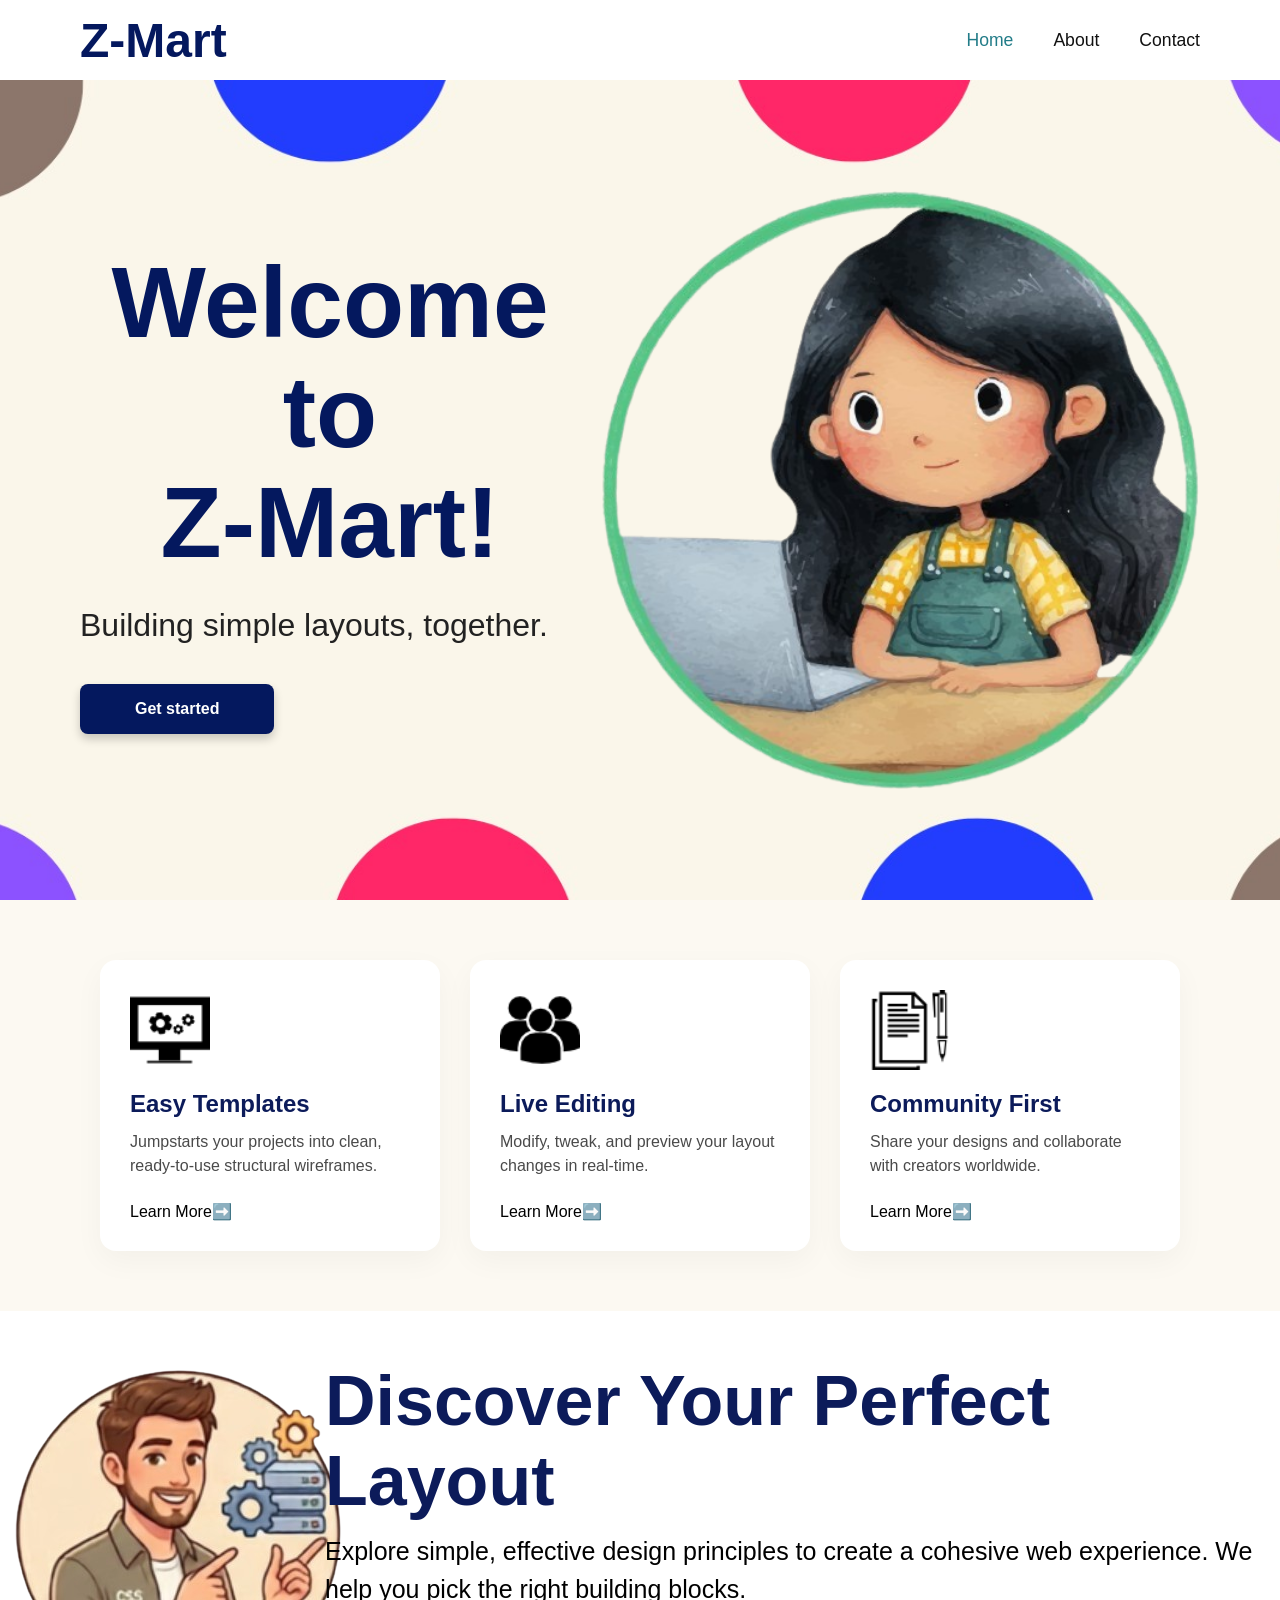
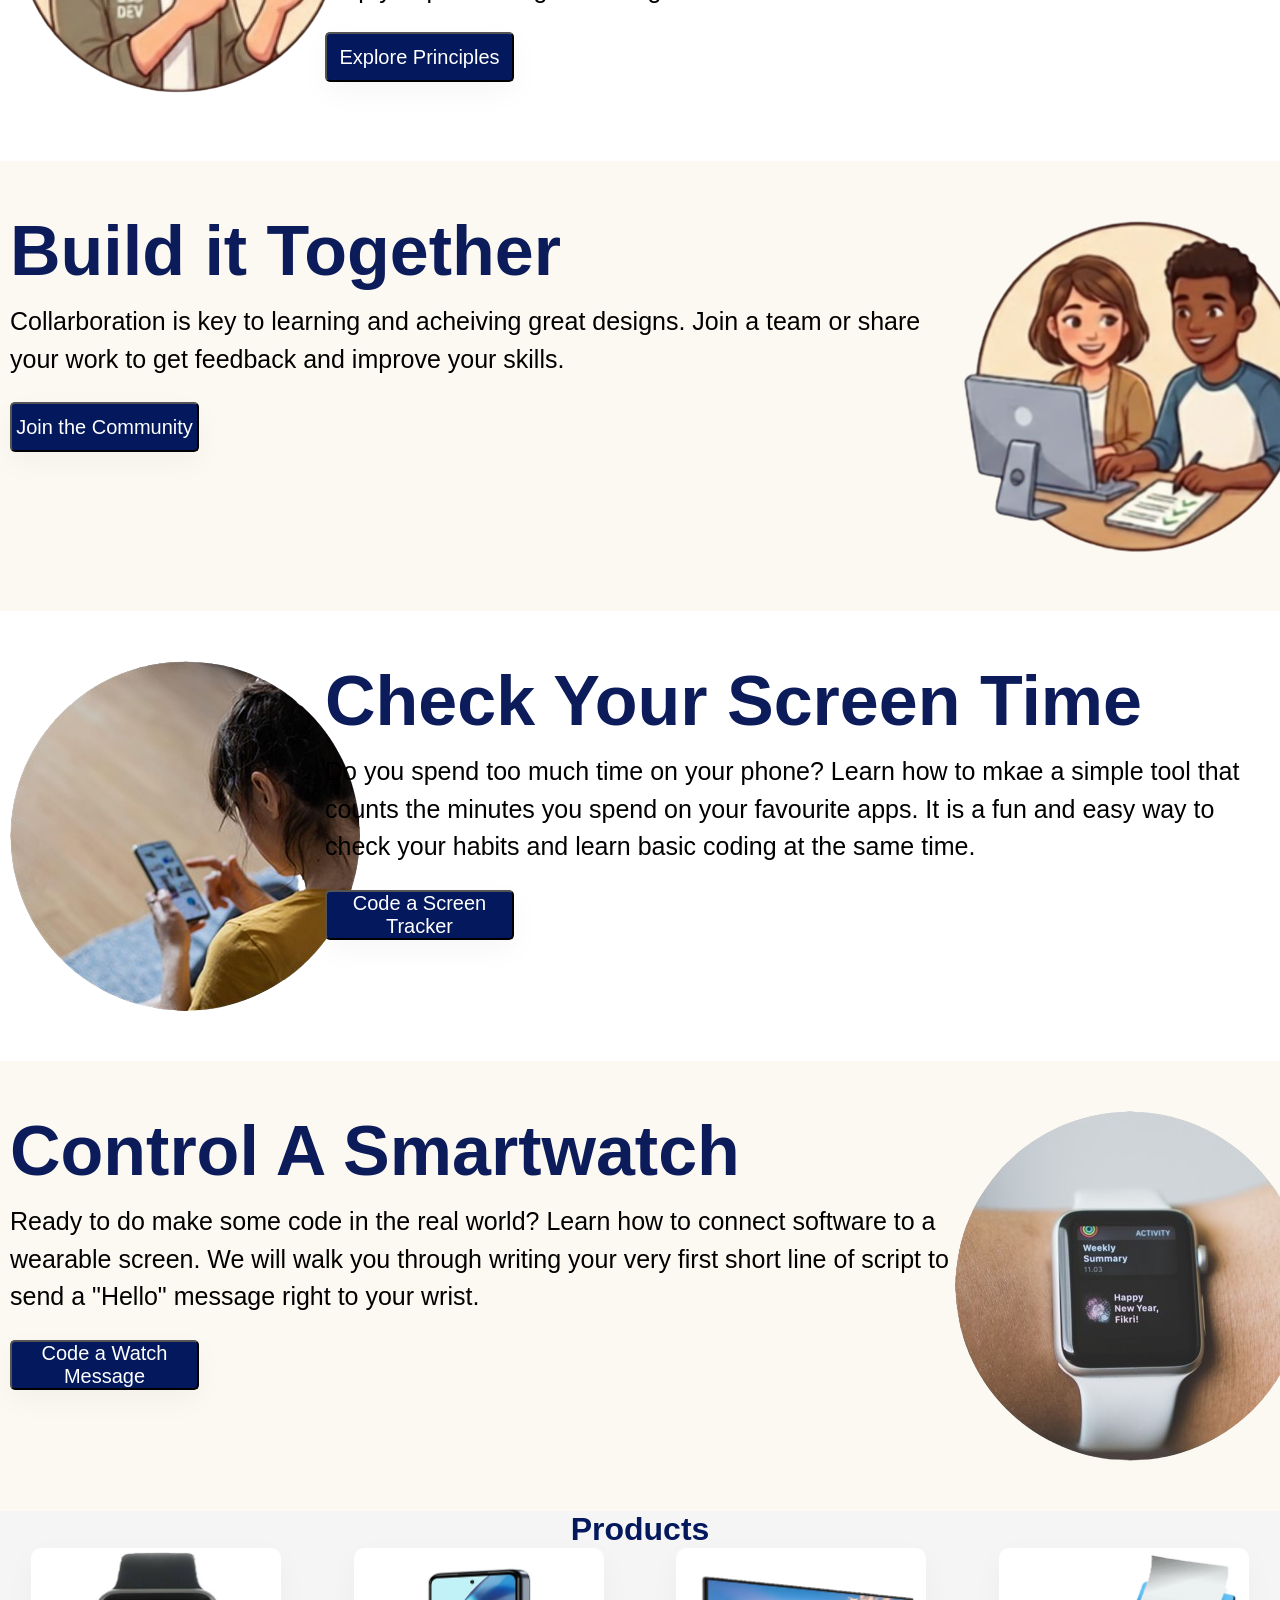
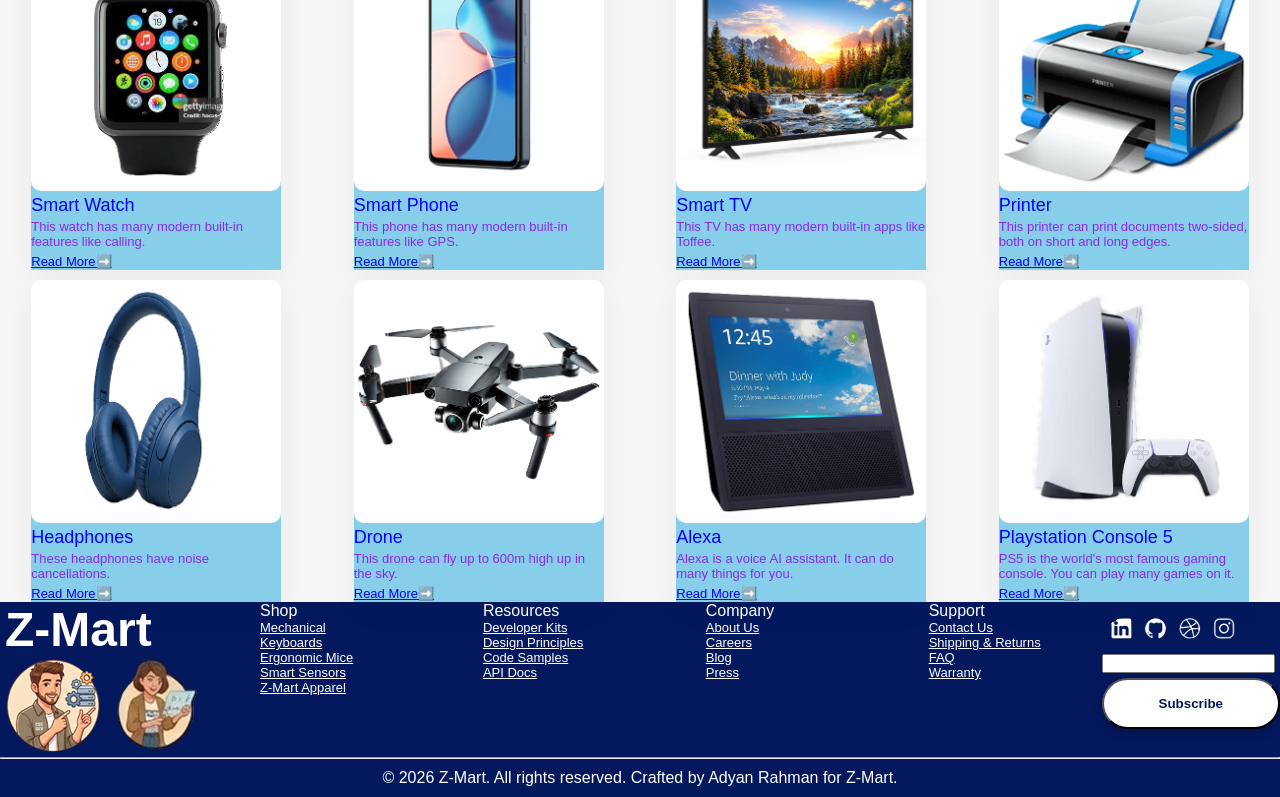
<file: index.html>
<!DOCTYPE html>
<html lang="en">
<head>
    <meta charset="UTF-8">
    <title>Z-Mart</title>
    <link rel="stylesheet" href="style.css">
</head>
<body>
    <!-- NAVBAR -->
    <header class="navbar">
        <div class="logo">Z-Mart</div>
        <nav>
            <ul class="menu">
                <li><a href="/" class="active">Home</a></li>
                <li><a href="/about">About</a></li>
                <li><a href="/contact">Contact</a></li>
            </ul>
        </nav>
    </header>

    <!-- HERO -->
     <section class="hero">

        <div class="hero-content">
            <h1>
                Welcome to <br>
                Z-Mart!
            </h1>

            <p>
                Building simple layouts, together.
            </p>

            <a href="#" class="btn">
                Get started
            </a>
        </div>

        <div class="hero-image">
            <img src="pics/girl.png" alt="A girl with a computer">
        </div>
     </section>

    <section class="cards">
        <div class="card">
            <img src="pics/Icon1.png" alt="">
            <h2>Easy Templates</h2>
            <p>Jumpstarts your projects into clean, ready-to-use structural wireframes.</p>
            <a>Learn More➡️</a>
        </div>
        <div class="card">
            <img src="pics/Icon2.png" alt="">
            <h2>Live Editing</h2>
            <p>Modify, tweak, and preview your layout changes in real-time.</p>
            <a>Learn More➡️</a>
        </div>
        <div class="card">
            <img src="pics/Icon3.png" alt="">
            <h2>Community First</h2>
            <p>Share your designs and collaborate with creators worldwide.</p>
            <a>Learn More➡️</a>
        </div>
    </section>

    <section class="Info">
    <div class="Man">
        <img src="pics/LeftImage.png" alt="">
    </div>
    <div class="Layout">
        <h2>Discover Your Perfect Layout</h2>
        <p>Explore simple, effective design principles to create a cohesive web experience. We help you pick the right building blocks.</p>
        <button>Explore Principles</button>
    </div>
</section>
<section class="Info info-color-ofwhite">
        <div class="Layout">
            <h2>Build it Together</h2>
            <p>Collarboration is key to learning and acheiving great designs. Join a team or share your work to get feedback and improve your skills.</p>
        <button>Join the Community</button>
    </div>
    <div class="Man">
        <img src="pics/RightImage.png" alt="">
    </div>
</section>


<section class="Info">
<div class="Man">
        <img src="pics/reels.png" alt="">
    </div>
    <div class="Layout">
        <h2>Check Your Screen Time</h2>
        <p>Do you spend too much time on your phone? Learn how to mkae a simple tool that counts the minutes you spend on your favourite apps. It is a fun and easy way to check your habits and learn basic coding at the same time.</p>
        <button>Code a Screen Tracker</button>
    </div>
</section>

<section class="Info info-color-ofwhite">
    <div class="Layout">
        <h2>Control A Smartwatch</h2>
        <p>Ready to do make some code in the real world? Learn how to connect software to a wearable screen. We will walk you through writing your very first short line of script to send a "Hello" message right to your wrist.</p>
        <button>Code a Watch Message</button>
        </div>
        <div class="Man">
            <img src="pics/watch.png" alt="">
        </div>
</section>

<section class="product">
    <h1>Products</h1>
    <div class="container c-grid">
        <div class="products-card">
            <div class="image"><img src="pics/smartwatch.jpg" alt=""></div>
            <div class="details">
                <h3>Smart Watch</h3>
                <p>This watch has many modern built-in features like calling.</p>
                <a href="#">Read More➡️</a>
            </div>
        </div>
        <div class="products-card">
            <div class="image"><img src="pics/smartphone.jpg" alt=""></div>
            <div class="details">
                <h3>Smart Phone</h3>
                <p>This phone has many modern built-in features like GPS.</p>
                <a href="#">Read More➡️</a>
            </div>
        </div>
        <div class="products-card">
            <div class="image"><img src="pics/smarttv.png" alt=""></div>
            <div class="details">
                <h3>Smart TV</h3>
                <p>This TV has many modern built-in apps like Toffee.</p>
                <a href="#">Read More➡️</a>
            </div>
        </div>
        <div class="products-card">
            <div class="image"><img src="pics/printer.png" alt=""></div>
            <div class="details">
                <h3>Printer</h3>
                <p>This printer can print documents two-sided, both on short and long edges.</p>
                <a href="#">Read More➡️</a>
            </div>
        </div>
        <div class="products-card">
            <div class="image"><img src="pics/headphones.png" alt=""></div>
            <div class="details">
                <h3>Headphones</h3>
                <p>These headphones have noise cancellations.</p>
                <a href="#">Read More➡️</a>
            </div>
        </div>
        <div class="products-card">
            <div class="image"><img src="pics/drone.png" alt=""></div>
            <div class="details">
                <h3>Drone</h3>
                <p>This drone can fly up to 600m high up in the sky.</p>
                <a href="#">Read More➡️</a>
            </div>
        </div>
        <div class="products-card">
            <div class="image"><img src="pics/alexa.png" alt=""></div>
            <div class="details">
                <h3>Alexa</h3>
                <p>Alexa is a voice AI assistant. It can do many things for you.</p>
                <a href="#">Read More➡️</a>
            </div>
        </div>
        <div class="products-card">
            <div class="image"><img src="pics/ps5.png" alt=""></div>
            <div class="details">
                <h3>Playstation Console 5</h3>
                <p>PS5 is the world's most famous gaming console. You can play many games on it.</p>
                <a href="#">Read More➡️</a>
            </div>
        </div>
    </div>
</section>

<footer class="footer">
    <div class="frow">
        <div class="logoandimages">
            <div class="logo logo-color-ofwhite">Z-Mart</div>
            <div class="images">
                <img src="pics/Footer1image.png" alt="">
                <img src="pics/Footer2image.png" alt="">
            </div>
        </div>
        <div class="list">
            <ul>
                <p>Shop</p>
                <a href="#"><p>Mechanical Keyboards</p></a>
                <a href="#"><p>Ergonomic Mice</p></a>
                <a href="#"><p>Smart Sensors</p></a>
                <a href="#"><p>Z-Mart Apparel</p></a>
            </ul>
        </div>
        <div class="list">
            <ul>
            <p>Resources</p>
            <a href="#"><p>Developer Kits</p></a>
            <a href="#"><p>Design Principles</p></a>
            <a href="#"><p>Code Samples</p></a>
            <a href="#"><p>API Docs</p></a>
            </ul>
        </div>
        <div class="list">
            <ul>
            <p>Company</p>
            <a href="/about"><p>About Us</p></a>
            <a href="#"><p>Careers</p></a>
            <a href="#"><p>Blog</p></a>
            <a href="#"><p>Press</p></a>
            </ul>
        </div>
        <div class="list">
            <ul>
                <p>Support</p>
                <a href="/contact"><p>Contact Us</p></a>
                <a href="#"><p>Shipping & Returns</p></a>
                <a href="#"><p>FAQ</p></a>
                <a href="#"><p>Warranty</p></a>
            </ul>
        </div>
        <div class="subscirption">
    <div class="icons">
<img src="pics/mediaicons.png" alt="">
    </div>
            <div class="formandbtn">
               <input type="text" class="form">
            <input type="button" value="Subscribe" class="btn btn-backgroundcolor-ofwhite">
            </div>
            
        </div>
        </div>

        <hr>

    <div class="credits">
        <p>&copy; 2026 Z-Mart. All rights reserved. Crafted by Adyan Rahman for Z-Mart.</p>
    </div>
    
</footer>
</body>
</html>
</file>
<file: style.css>
/* RESET */
*{
    margin:0;
    padding:0;
    box-sizing:border-box;
}
body{
    font-family: Arial, Helvetica, sans-serif;
    background:#FAF6EA;
}

/* NAVBAR */
.navbar{
    height:80px;
    background:#fff;
    display:flex;
    justify-content:space-between;
    align-items:center;
    padding:0 80px;
    box-shadow:0 2px 8px rgba(0,0,0,0.08);
}
.logo{
    font-size:3rem;
    font-weight:700;
    color:#04185e;
}
.menu{
    list-style:none;
    display:flex;
    gap:40px;
}
.menu a{
    text-decoration:none;
    color:#111;
    font-size:1.1rem;
}
.menu a.active{
    color:#227c88;
}

/* HERO */
.hero {
min-height:calc(100vh - 80px);
display:flex;
align-items: center;
justify-content:space-between;
padding:0 80px;
background-image:url("pics/background.png");
background-size: cover;
background-position: center;
background-repeat: no-repeat;
}


/* LEFT CONTENT */

.hero-content {
    max-width: 500px;
}

.hero-content h1 {
    font-size:6.25rem;
    text-align:center;
    line-height:1.1;
    color:#04185e;
    margin-bottom:30px;
}

.hero-content p {
    font-size:2rem;
    color:#222;
    margin-bottom:40px;
}

.btn {
    display:inline-block;

    background:#04185e;
    color:white;

    text-decoration: none;

    padding:16px 55px;
    border-radius: 8px;
    font-weight:600;
    box-shadow:0 5px 10px rgba(0,0,0,0.2);
    transition: transform 0.3s ease, box-shadow 0.3s ease;

}
.btn:hover {
     transform: translateY(-5px);
     box-shadow:  0 15px 35px rgba(12,27,90,0.1);
}

.hero-image img{
    width:600px;
    display:block;
}

.cards{
    display:flex;
    justify-content: center;
    gap: 30px;
    padding:60px 20px;
    background-color:#fcf9f2;
    flex-wrap:wrap;
}

.card{
    background-color:white;
    border-radius: 16px;
    padding:30px;
    width:100%;
    max-width:340px;
    box-shadow:0 10px 30px rgba(0,0,0,0.04);
    box-sizing: border-box;
    transition: transform 0.3s ease, box-shadow 0.3s ease;
    display:flex;
    flex-direction: column;
}

.card:hover{
    transform:translateY(-5px);
    box-shadow: 0 15px 35px rgba(12,27,90,0.08);
}

.card img{
    width:80px;
    height:80px;
    object-fit: contain;
    margin-bottom: 20px;
}

.card h2{
    color:#0c1b5a;
    font-size:24px;
    margin:0 0 12px 0;
    font-weight: 700;
}

.card p{
    color:#4a4a4a;
    font-size: 16px;
    line-height: 1.5;
    margin:0 0 24px 0;
    flex-grow:1;
}

.Info {
display: flex;
background-color: white;
padding:50px 10px ;
flex-wrap:wrap;
}

.info-color-ofwhite{
    background-color:#fcf9f2;
}

.Man{
    width:25%;
    box-sizing:border-box;
    border-radius: 30px;
    display:flex;
    flex-direction: row;
    justify-content: left;
} 

.Layout{
    display:flex;
    flex-direction: column;
    width:75%;
    justify-content: right;
}

.Layout h2 {
    color:#0c1b5a;
    margin:0 0 12px 0;
    font-size: 70px;
    font-weight: 700;
}

.Layout p{
    color:black;
    font-size: 25px;
     line-height: 1.5;
    margin:0 0 24px 0;
    flex-grow:0;
}

.Layout button{
background-color:#04185e;
color:#fff;
width:20%;
border-radius:5px;
font-size: 20px;
height:50px;
box-shadow:0 10px 30px rgba(0,0,0,0.04) ;
transition: transform 0.3s ease, box-shadow 0.3s ease;
}

.Layout button:hover {
     transform: translateY(-5px);
     box-shadow:  0 15px 35px rgba(12,27,90,0.1);
}

.product h1 {
   color:#04185e;
   background-color: whitesmoke;
   text-align: center;
   font-size:xx-large;
}


.container{
    width:100%;
    background-color:whitesmoke;
}

.c-grid {
display:grid;
grid-template-columns:1fr 1fr 1fr 1fr;
gap:10px;
}

.products-card {
    background-color:skyblue ;
    box-shadow:0 10px 30px rgba(0,0,0,0.04);
    border-radius:15px;
    /* height:350px; */
    width:250px;
    margin:0 auto;
    transition:transform 0.3s ease, box-shadow 0.3s ease;
}

.products-card:hover {
    transform:translateY(-5px);
    box-shadow: 0 15px 35px rgba(12,27,90,0.1);
}

.products-card .image {
    width:100%;
}

.products-card .image img {
    overflow:hidden;
    object-fit:contain;
    max-width:250px;
    border-radius:10px;
}

.products-card .details {
    background-color: skyblue;
}

.products-card .details h3 {
    padding:20px auto;
    color:blue;
    font-family:'Gill Sans', 'Gill Sans MT', Calibri, 'Trebuchet MS', sans-serif;
    font-size:large;
    font-weight: 500;
}

.products-card .details p {
    margin:3px auto;
    color:blueviolet;
    font-size:small;
}

.products-card .details a {
    color:blue;
    font-size: small;
}

.footer {
    background-color:#04185e;
    width:100%;
}

.frow {
    display:flex;
    width:100%;
}

.logoandimages {
margin:0 5px 0;
}

.logoandimages .logo-color-ofwhite {
    color:white;
    flex:2;
    
}

.frow .logoandimages .images {
    display:flex;
}

.list {
    margin:0 50px 0;
    color:white;
    flex:0.25;
}
.list a{
font-size: small;
color: white;
}

.subscription {
    margin:0 5px 0;
    flex:2;
}

.subscription .icons img {
display: flex;
align-items: right;
}
.subscription .formandbtn .form {
    background-color: #04185e;
    border-radius: 10px;
}

.btn-backgroundcolor-ofwhite {
    background-color:white;
    color:#04185e;
    border-radius: 50px;
    display: block;
    margin-top:5px;
}

.credits {
    width:100%;
    text-align: center;
    padding:10px;
}

.credits p {
    color:white;
}
</file>
